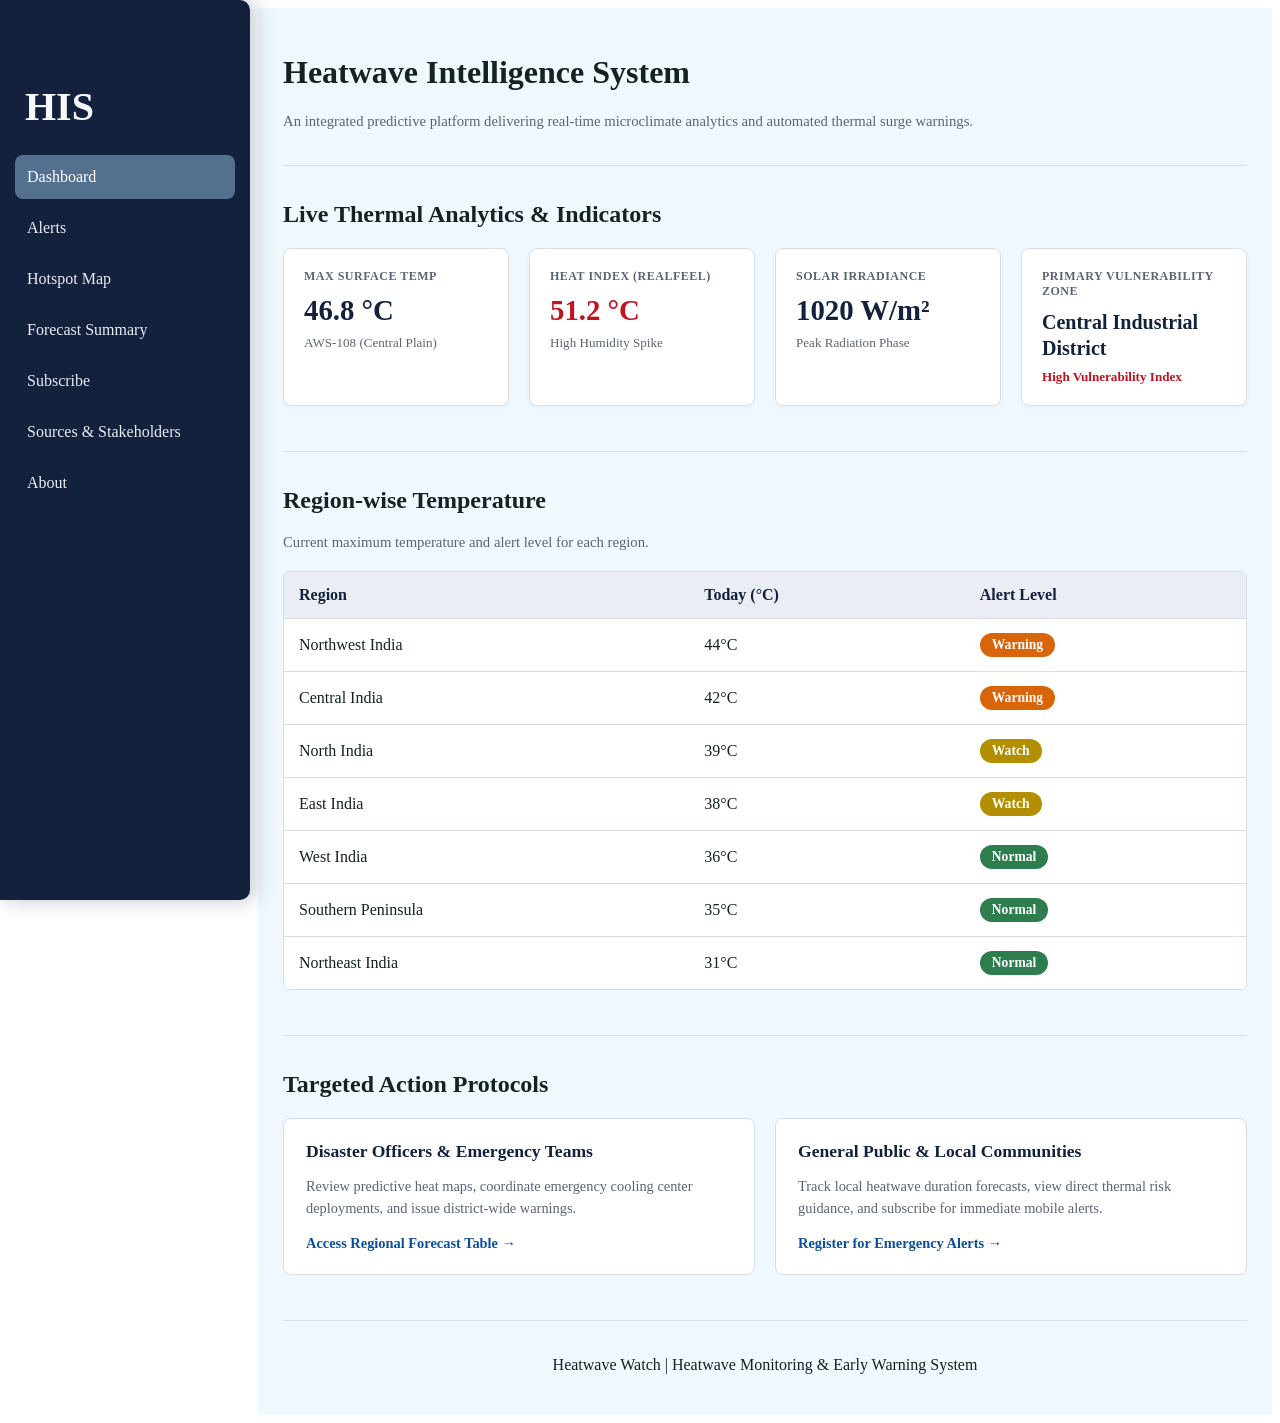
<file: index.html>
<!DOCTYPE html>
<html>

<head>

    <title>HIS: Dashboard</title>
    <link rel="stylesheet" href="dashboard.css">
    <link rel="stylesheet" href="style.css">

</head>

<body>

<div class="sidebar">

    <h2>HIS</h2>
    <a href="index.html" class="active">Dashboard</a>
    <a href="alerts.html">Alerts</a>
    <a href="hotspot.html">Hotspot Map</a>
    <a href="forecast.html">Forecast Summary</a>
    <a href="subscribe.html">Subscribe</a>
    <a href="sources.html">Sources & Stakeholders</a>
    <a href="about.html">About</a>

</div>


<div class="main">

    <h1>Heatwave Intelligence System</h1>
    <p class="muted">
        An integrated predictive platform delivering real-time microclimate analytics and automated thermal surge warnings.
    </p>
    <hr>
    <!-- LIVE THERMAL ANALYTICS & INDICATORS -->
    <div class="section">
        <h2>Live Thermal Analytics & Indicators</h2>
        <div class="metrics-grid">
            <div class="metric-card">
                <div class="label">Max Surface Temp</div>
                <div class="value">46.8 °C</div>
                <div class="subtext">AWS-108 (Central Plain)</div>
            </div>

            <div class="metric-card">
                <div class="label">Heat Index (RealFeel)</div>
                <div class="value alert">51.2 °C</div>
                <div class="subtext">High Humidity Spike</div>
            </div>

            <div class="metric-card">
                <div class="label">Solar Irradiance</div>
                <div class="value">1020 W/m²</div>
                <div class="subtext">Peak Radiation Phase</div>
            </div>

            <div class="metric-card">
                <div class="label">Primary Vulnerability Zone</div>
                <div class="value" style="font-size: 1.25rem; line-height: 1.3;">Central Industrial District</div>
                <div class="subtext alert">High Vulnerability Index</div>
            </div>
        </div>
    </div>

    <hr> 

    <div class="section">
        <h2>Region-wise Temperature</h2>
        <p class="muted">
            Current maximum temperature and alert level for each region.
        </p>

        <div class="tablewrap">
            <table id="tbl">
                <thead>
                    <tr>
                        <th class="sort" data-k="name">
                            Region
                        </th>

                        <th class="sort" data-k="t">
                            Today (°C)
                        </th>

                        <th>
                            Alert Level
                        </th>
                    </tr>
                </thead>
                <tbody></tbody>
            </table>
        </div>
    </div>


    <hr>

     <!-- TARGETED ACTION PROTOCOLS -->
    <div class="section">
        <h2>Targeted Action Protocols</h2>
        <div class="protocols-grid">
            <div class="protocol-card">
                <h3>Disaster Officers & Emergency Teams</h3>
                <p>Review predictive heat maps, coordinate emergency cooling center deployments, and issue district-wide warnings.</p>
                <a href="forecast.html">Access Regional Forecast Table &rarr;</a>
            </div>

            <div class="protocol-card">
                <h3>General Public & Local Communities</h3>
                <p>Track local heatwave duration forecasts, view direct thermal risk guidance, and subscribe for immediate mobile alerts.</p>
                <a href="subscribe.html">Register for Emergency Alerts &rarr;</a>
            </div>
        </div>
    </div>

    <hr>    

    <p class="footer-text">
        Heatwave Watch | Heatwave Monitoring & Early Warning System
    </p>

</div>

<script src="data.js"></script>
<script src="dashboard.js"></script>

</body>

</html>
</file>
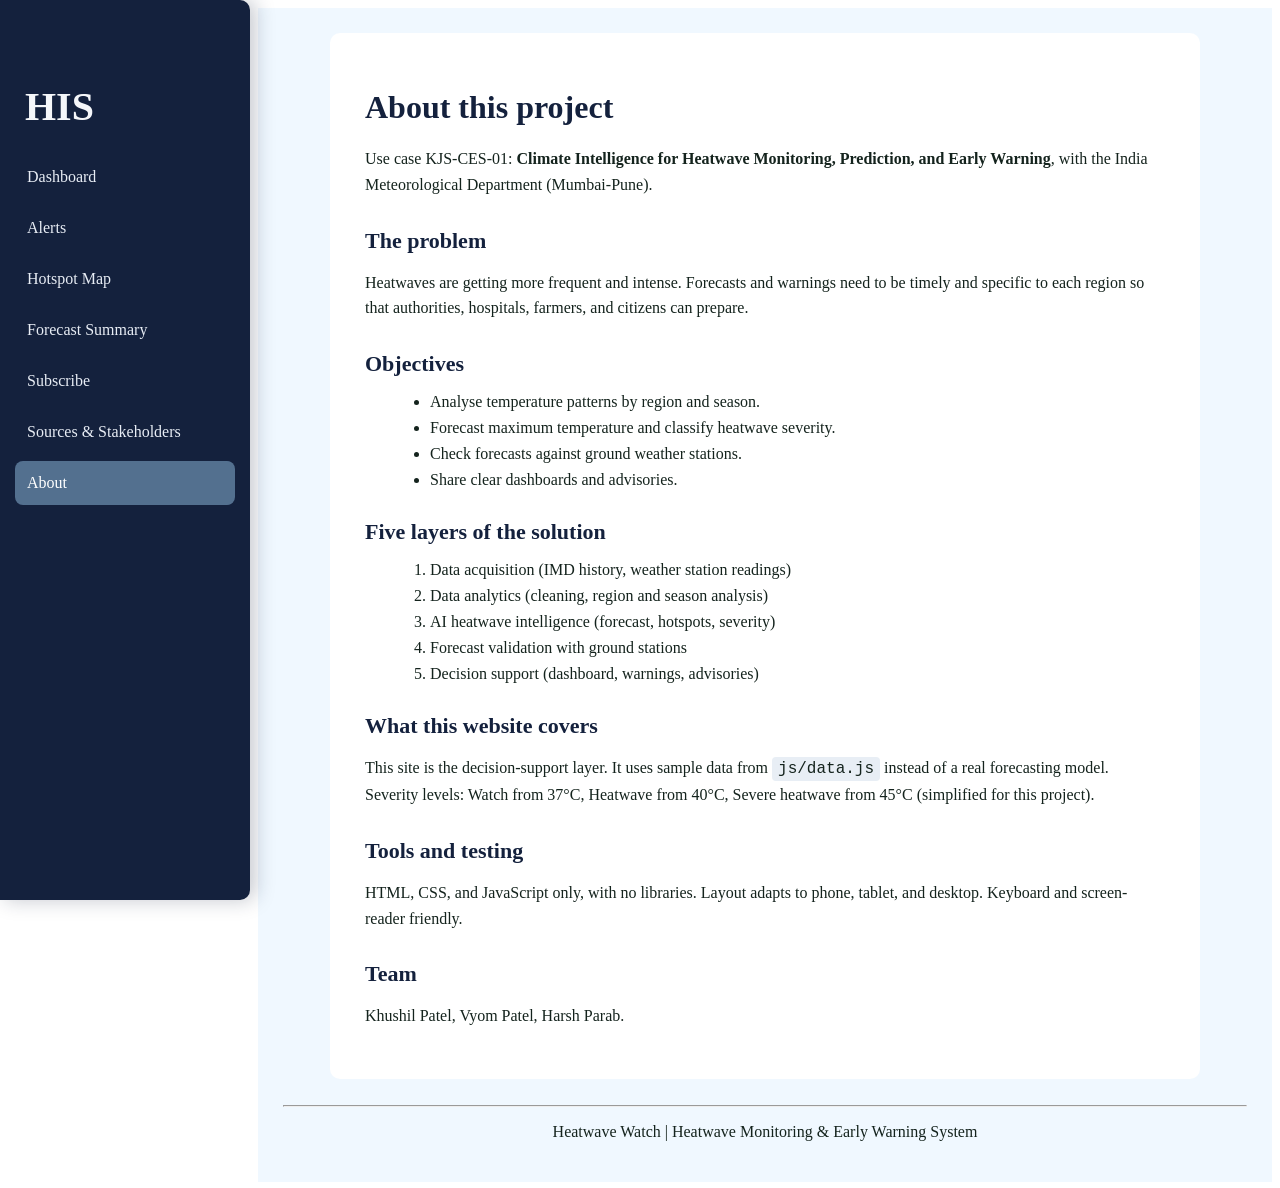
<file: about.html>
<!DOCTYPE html>
    <html lang="en">
    <head>
        <meta charset="UTF-8">
        <meta name="viewport" content="width=device-width, initial-scale=1">
        <title>HIS: About</title>

        <link rel="stylesheet" href="style.css">
    </head>

    <body>

        <div class="sidebar">
            
            <h2>HIS</h2>
            <a href="index.html">Dashboard</a>
            <a href="alerts.html">Alerts</a>
            <a href="hotspot.html">Hotspot Map</a>
            <a href="forecast.html">Forecast Summary</a>
            <a href="subscribe.html">Subscribe</a>
            <a href="sources.html">Sources & Stakeholders</a>
            <a href="about.html" class="active">About</a>

        </div>

        <div class="main" style="min-height: 100vh;">

            <div class="about-container">

                <h1>About this project</h1>

                <p>
                    Use case KJS-CES-01:
                    <b>Climate Intelligence for Heatwave Monitoring, Prediction, and Early Warning</b>,
                    with the India Meteorological Department (Mumbai-Pune).
                </p>

                <h2>The problem</h2>

                <p>
                    Heatwaves are getting more frequent and intense. Forecasts and
                    warnings need to be timely and specific to each region so that
                    authorities, hospitals, farmers, and citizens can prepare.
                </p>

                <h2>Objectives</h2>

                <ul>
                    <li>Analyse temperature patterns by region and season.</li>
                    <li>Forecast maximum temperature and classify heatwave severity.</li>
                    <li>Check forecasts against ground weather stations.</li>
                    <li>Share clear dashboards and advisories.</li>
                </ul>

                <h2>Five layers of the solution</h2>

                <ol>
                    <li>Data acquisition (IMD history, weather station readings)</li>
                    <li>Data analytics (cleaning, region and season analysis)</li>
                    <li>AI heatwave intelligence (forecast, hotspots, severity)</li>
                    <li>Forecast validation with ground stations</li>
                    <li>Decision support (dashboard, warnings, advisories)</li>
                </ol>

                <h2>What this website covers</h2>

                <p>
                    This site is the decision-support layer. It uses sample data from
                    <code>js/data.js</code> instead of a real forecasting model.
                    Severity levels: Watch from 37°C, Heatwave from 40°C,
                    Severe heatwave from 45°C (simplified for this project).
                </p>

                <h2>Tools and testing</h2>

                <p>
                    HTML, CSS, and JavaScript only, with no libraries.
                    Layout adapts to phone, tablet, and desktop.
                    Keyboard and screen-reader friendly.
                </p>

                <h2>Team</h2>

                <p class="muted">
                    Khushil Patel, Vyom Patel, Harsh Parab.
                </p>

            </div>
            <br>

            <hr>
            <p class="footer-text" align="center">
                Heatwave Watch | Heatwave Monitoring & Early Warning System
            </p>
        </div>

    </body>
    </html>
</file>
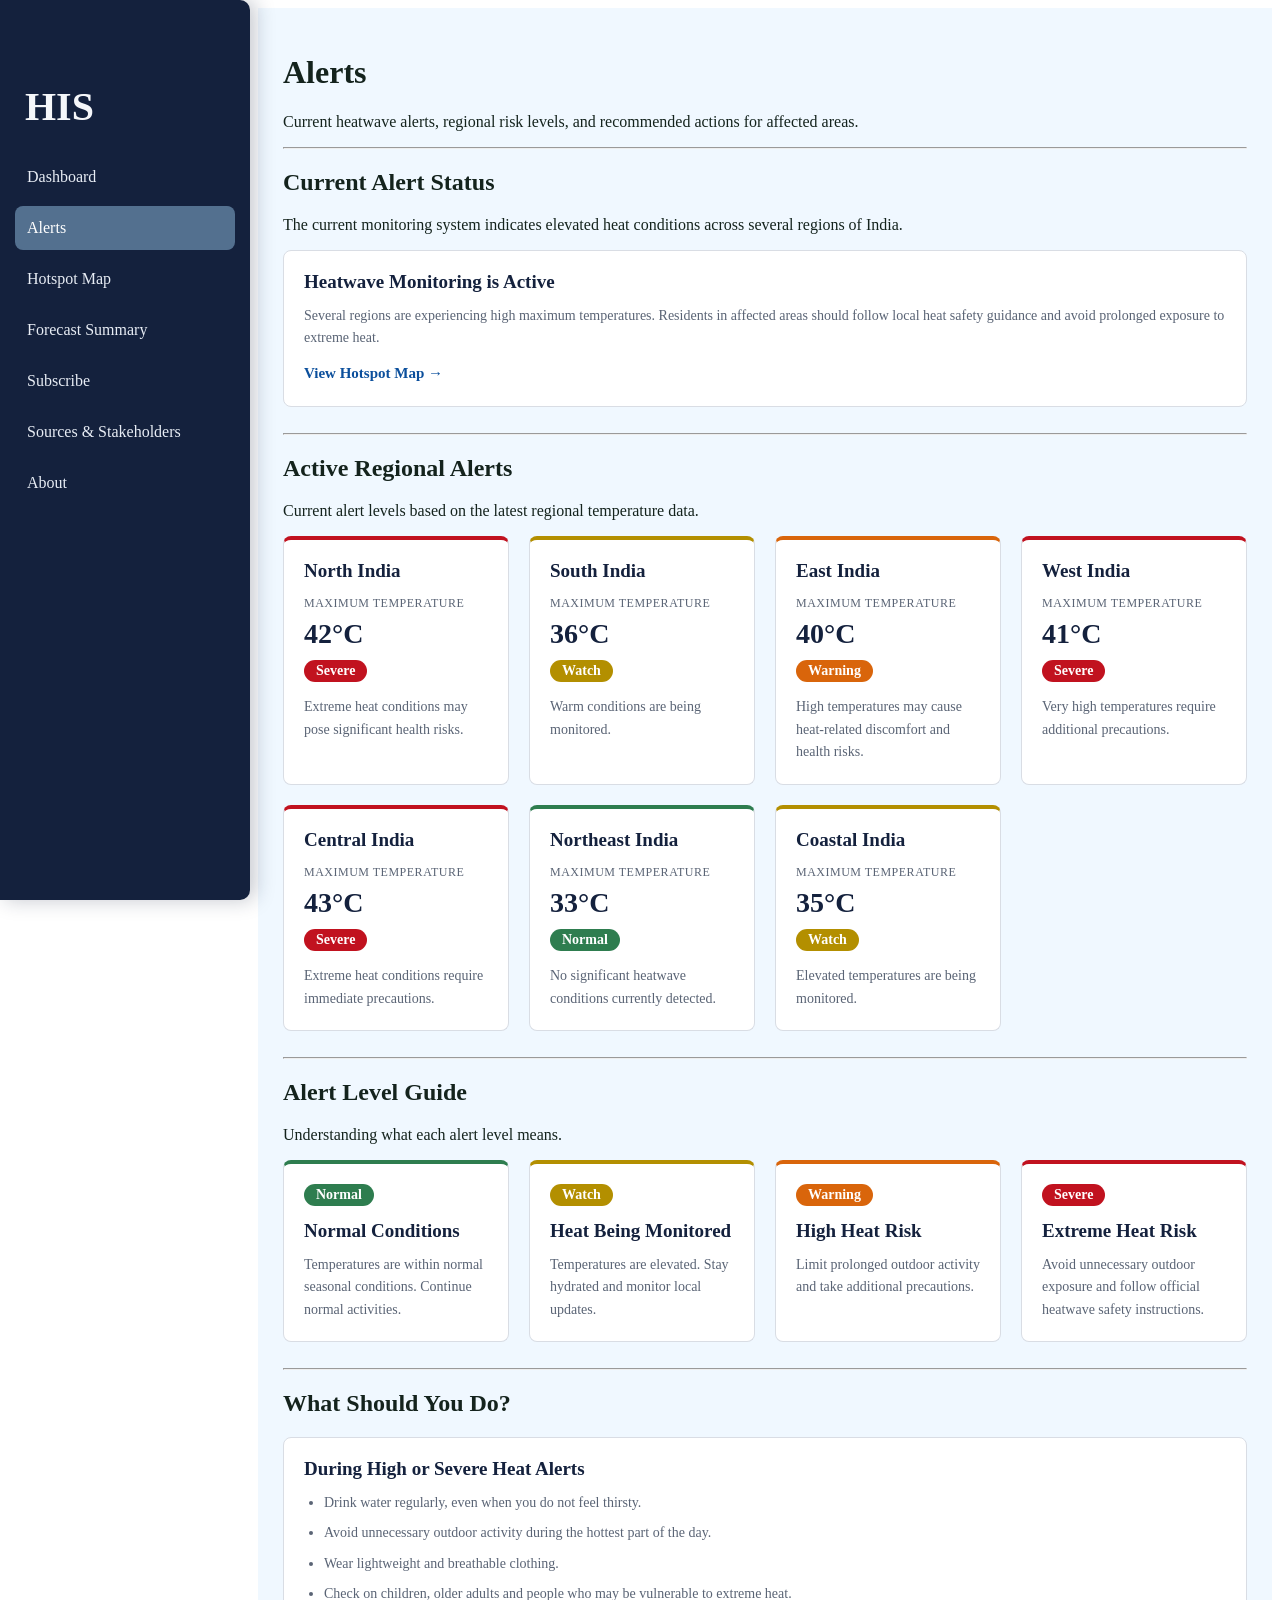
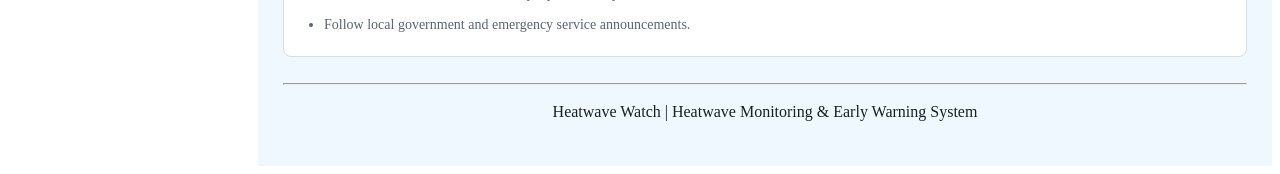
<file: alerts.html>
<!DOCTYPE html>
<html lang="en">
<head>
    <meta charset="UTF-8">
    <meta name="viewport" content="width=device-width, initial-scale=1">
    <title>HIS: Alerts</title>
    <link rel="stylesheet" href="style.css">
</head>

<body>

    <div class="sidebar">

        <h2>HIS</h2>
        <a href="index.html">Dashboard</a>
        <a href="alerts.html" class="active">Alerts</a>
        <a href="hotspot.html">Hotspot Map</a>
        <a href="forecast.html">Forecast Summary</a>
        <a href="subscribe.html">Subscribe</a>
        <a href="sources.html">Sources &amp; Stakeholders</a>
        <a href="about.html">About</a>

    </div>

    <div class="main">

        <!-- PAGE HEADING -->

        <h1>Alerts</h1>
        <p class="muted">
            Current heatwave alerts, regional risk levels, and recommended
            actions for affected areas.
        </p>

        <hr>

        <!-- ALERT OVERVIEW -->

        <section class="section">

            <h2>Current Alert Status</h2>
            <p class="muted">
                The current monitoring system indicates elevated heat
                conditions across several regions of India.
            </p>

            <div class="alerts-card">
                <h3>Heatwave Monitoring is Active</h3>
                <p>
                    Several regions are experiencing high maximum
                    temperatures. Residents in affected areas should
                    follow local heat safety guidance and avoid prolonged
                    exposure to extreme heat.
                </p>
                <p>
                    <a href="hotspot.html">View Hotspot Map →</a>
                </p>
            </div>

        </section>
        <br>
        <hr>

        <!-- ACTIVE ALERTS -->

        <section class="section">

            <h2>Active Regional Alerts</h2>
            <p class="muted">
                Current alert levels based on the latest regional
                temperature data.
            </p>

            <div class="alerts-grid">

                <!-- NORTH INDIA -->
                <div class="alerts-card alerts-l3">
                    <h3>North India</h3>
                    <p class="alerts-label">Maximum temperature</p>
                    <p class="alerts-temp">42°C</p>
                    <span class="badge l3">Severe</span>
                    <p>
                        Extreme heat conditions may pose significant
                        health risks.
                    </p>
                </div>

                <!-- SOUTH INDIA -->
                <div class="alerts-card alerts-l1">
                    <h3>South India</h3>
                    <p class="alerts-label">Maximum temperature</p>
                    <p class="alerts-temp">36°C</p>
                    <span class="badge l1">Watch</span>
                    <p>
                        Warm conditions are being monitored.
                    </p>
                </div>

                <!-- EAST INDIA -->
                <div class="alerts-card alerts-l2">
                    <h3>East India</h3>
                    <p class="alerts-label">Maximum temperature</p>
                    <p class="alerts-temp">40°C</p>
                    <span class="badge l2">Warning</span>
                    <p>
                        High temperatures may cause heat-related
                        discomfort and health risks.
                    </p>
                </div>

                <!-- WEST INDIA -->
                <div class="alerts-card alerts-l3">
                    <h3>West India</h3>
                    <p class="alerts-label">Maximum temperature</p>
                    <p class="alerts-temp">41°C</p>
                    <span class="badge l3">Severe</span>
                    <p>
                        Very high temperatures require additional
                        precautions.
                    </p>
                </div>

                <!-- CENTRAL INDIA -->
                <div class="alerts-card alerts-l3">
                    <h3>Central India</h3>
                    <p class="alerts-label">Maximum temperature</p>
                    <p class="alerts-temp">43°C</p>
                    <span class="badge l3">Severe</span>
                    <p>
                        Extreme heat conditions require immediate
                        precautions.
                    </p>
                </div>

                <!-- NORTHEAST INDIA -->
                <div class="alerts-card alerts-l0">
                    <h3>Northeast India</h3>
                    <p class="alerts-label">Maximum temperature</p>
                    <p class="alerts-temp">33°C</p>
                    <span class="badge l0">Normal</span>
                    <p>
                        No significant heatwave conditions currently
                        detected.
                    </p>
                </div>

                <!-- COASTAL INDIA -->
                <div class="alerts-card alerts-l1">
                    <h3>Coastal India</h3>
                    <p class="alerts-label">Maximum temperature</p>
                    <p class="alerts-temp">35°C</p>
                    <span class="badge l1">Watch</span>
                    <p>
                        Elevated temperatures are being monitored.
                    </p>
                </div>

            </div>

        </section>
        <br>
        <hr>

        <!-- ALERT LEVEL GUIDE -->

        <section class="section">

            <h2>Alert Level Guide</h2>
            <p class="muted">
                Understanding what each alert level means.
            </p>

            <div class="alerts-grid">

                <div class="alerts-card alerts-l0">
                    <span class="badge l0">Normal</span>
                    <h3>Normal Conditions</h3>
                    <p>
                        Temperatures are within normal seasonal
                        conditions. Continue normal activities.
                    </p>
                </div>

                <div class="alerts-card alerts-l1">
                    <span class="badge l1">Watch</span>
                    <h3>Heat Being Monitored</h3>
                    <p>
                        Temperatures are elevated. Stay hydrated and
                        monitor local updates.
                    </p>
                </div>

                <div class="alerts-card alerts-l2">
                    <span class="badge l2">Warning</span>
                    <h3>High Heat Risk</h3>
                    <p>
                        Limit prolonged outdoor activity and take
                        additional precautions.
                    </p>
                </div>

                <div class="alerts-card alerts-l3">
                    <span class="badge l3">Severe</span>
                    <h3>Extreme Heat Risk</h3>
                    <p>
                        Avoid unnecessary outdoor exposure and follow
                        official heatwave safety instructions.
                    </p>
                </div>

            </div>

        </section>
        <br>
        <hr>

        <!-- SAFETY ACTIONS -->

        <section class="section">

            <h2>What Should You Do?</h2>

            <div class="alerts-card">
                <h3>During High or Severe Heat Alerts</h3>
                <ul class="alerts-list">
                    <li>
                        Drink water regularly, even when you do not feel
                        thirsty.
                    </li>
                    <li>
                        Avoid unnecessary outdoor activity during the
                        hottest part of the day.
                    </li>
                    <li>
                        Wear lightweight and breathable clothing.
                    </li>
                    <li>
                        Check on children, older adults and people who
                        may be vulnerable to extreme heat.
                    </li>
                    <li>
                        Follow local government and emergency service
                        announcements.
                    </li>
                </ul>
            </div>

        </section>

        <br>
        <hr>

        <p class="alerts-footer">
            Heatwave Watch | Heatwave Monitoring &amp; Early Warning System
        </p>

    </div>

</body>
</html>
</file>
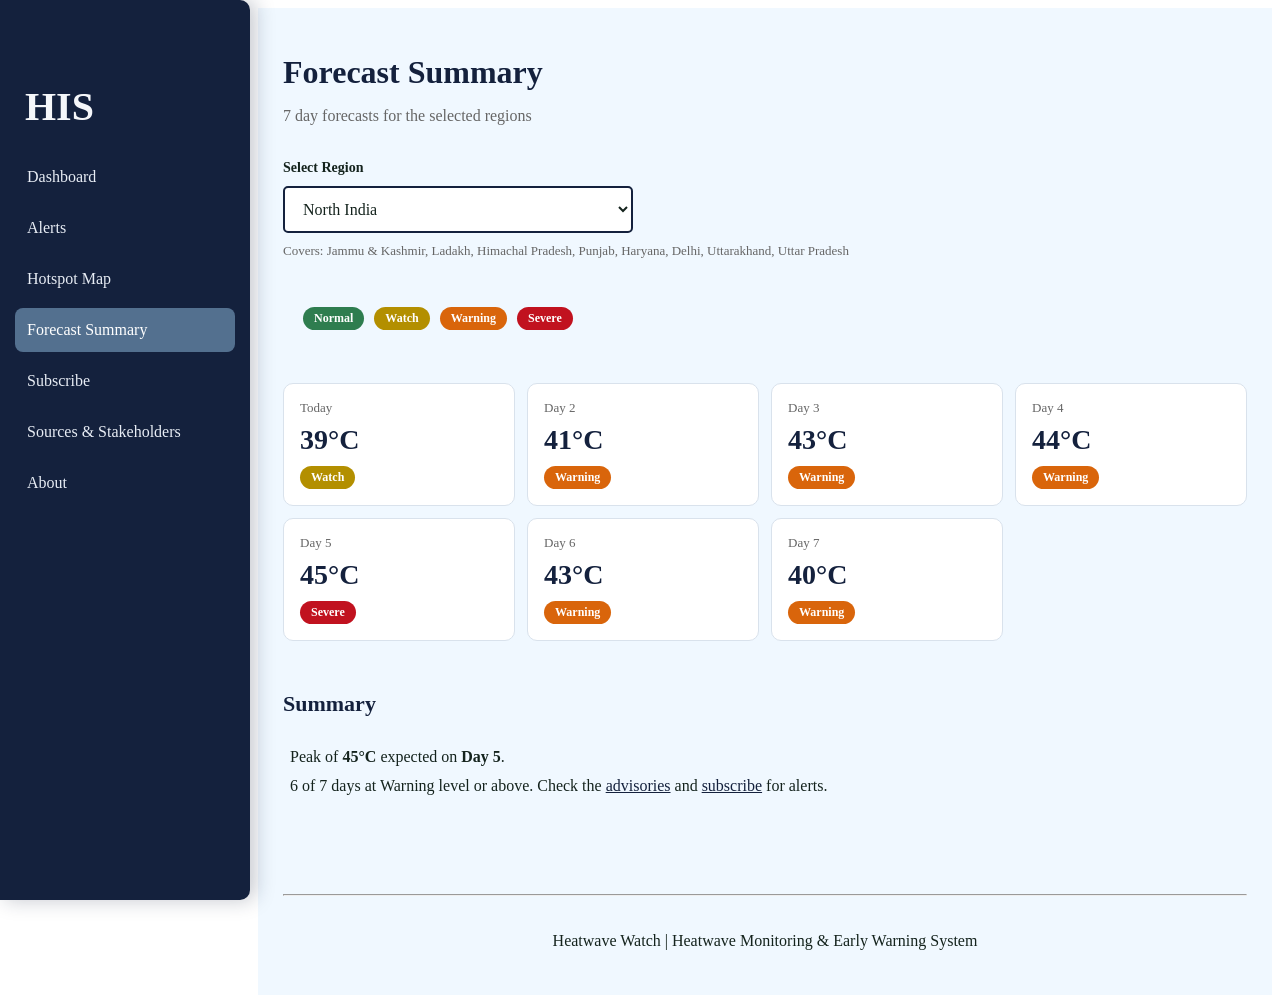
<file: forecast.html>
<!DOCTYPE html>
<html lang="en">

<head>
    <meta charset="UTF-8">
    <meta name="viewport" content="width=device-width, initial-scale=1">
    <title>HIS: Forecast Summary</title>

    <link rel="stylesheet" href="style.css">

    <style>
        .forecast-container {
            max-width: 12000px;
            margin: 0 auto;
            padding-bottom: 50px;
        }

        .forecast-intro {
            margin-bottom: 35px;
            font-size: 1rem;
        }

        .forecast-label {
            display: block;
            margin-bottom: 10px;
            font-weight: 600;
            color: var(--ink);
        }

        .forecast-select {
            display: block;
            width: 100%;
            max-width: 350px;
            padding: 12px 14px;
            margin-bottom: 6px;
            border: 2px solid #14213d;
            border-radius: 5px;
            background-color: white;
            color: var(--ink);
            font-size: 1rem;
        }


        .forecast-legend {
            display: flex;
            flex-wrap: wrap;
            gap: 10px;
            margin: 30px 0 35px;
            padding: 18px 20px;
            background-color: var(--card);
            border: 1px solid var(--line);
            border-radius: 6px;
        }

        .forecast-grid {
            margin-bottom: 50px;
        }

        .forecast-container h2 {
            margin-top: 2px;
            margin-bottom: 20px;
        }

        .forecast-summary {
            min-height: 45px;
            padding: 7px;
            background-color: var(--card);
            border: 1px solid var(--line);
            border-radius: 6px;
            margin-bottom: 30px;
        }

        .forecast-summary p {
            margin-bottom: 3px;
        }
    </style>
</head>


<body>

    <div class="sidebar">

        <h2>HIS</h2>

        <a href="index.html">Dashboard</a>
        <a href="alerts.html">Alerts</a>
        <a href="hotspot.html">Hotspot Map</a>
        <a href="forecast.html" class="active">Forecast Summary</a>
        <a href="subscribe.html">Subscribe</a>
        <a href="sources.html">Sources &amp; Stakeholders</a>
        <a href="about.html">About</a>

    </div>


    <div class="main">

        <div class="forecast-container">

            <h1>Forecast Summary</h1>

            <p class="forecast-intro">
                7 day forecasts for the selected regions
            </p>


            <!-- Region picker -->
            <label
                class="forecast-label"
                for="region-select">
                Select Region
            </label>

            <select
                id="region-select"
                class="forecast-select">
            </select>

            <p
                id="region-covers"
                class="forecast-covers">
            </p>


            <!-- Legend -->
            <div class="forecast-legend">

                <span class="forecast-pill level-normal">
                    Normal
                </span>

                <span class="forecast-pill level-watch">
                    Watch
                </span>

                <span class="forecast-pill level-warning">
                    Warning
                </span>

                <span class="forecast-pill level-severe">
                    Severe
                </span>

            </div>


            <!-- Day cards -->
            <div
                id="forecast-grid"
                class="forecast-grid"
                aria-live="polite">
            </div>


            <!-- Summary -->
            <h2>Summary</h2>

            <div
                id="forecast-summary"
                class="forecast-summary"
                aria-live="polite">
            </div>

        </div>

        <hr>
        <br>
        <p class="alerts-footer">
            Heatwave Watch | Heatwave Monitoring &amp; Early Warning System
        </p>
    </div>


    <script src="forecast.js"></script>

</body>

</html>
</file>
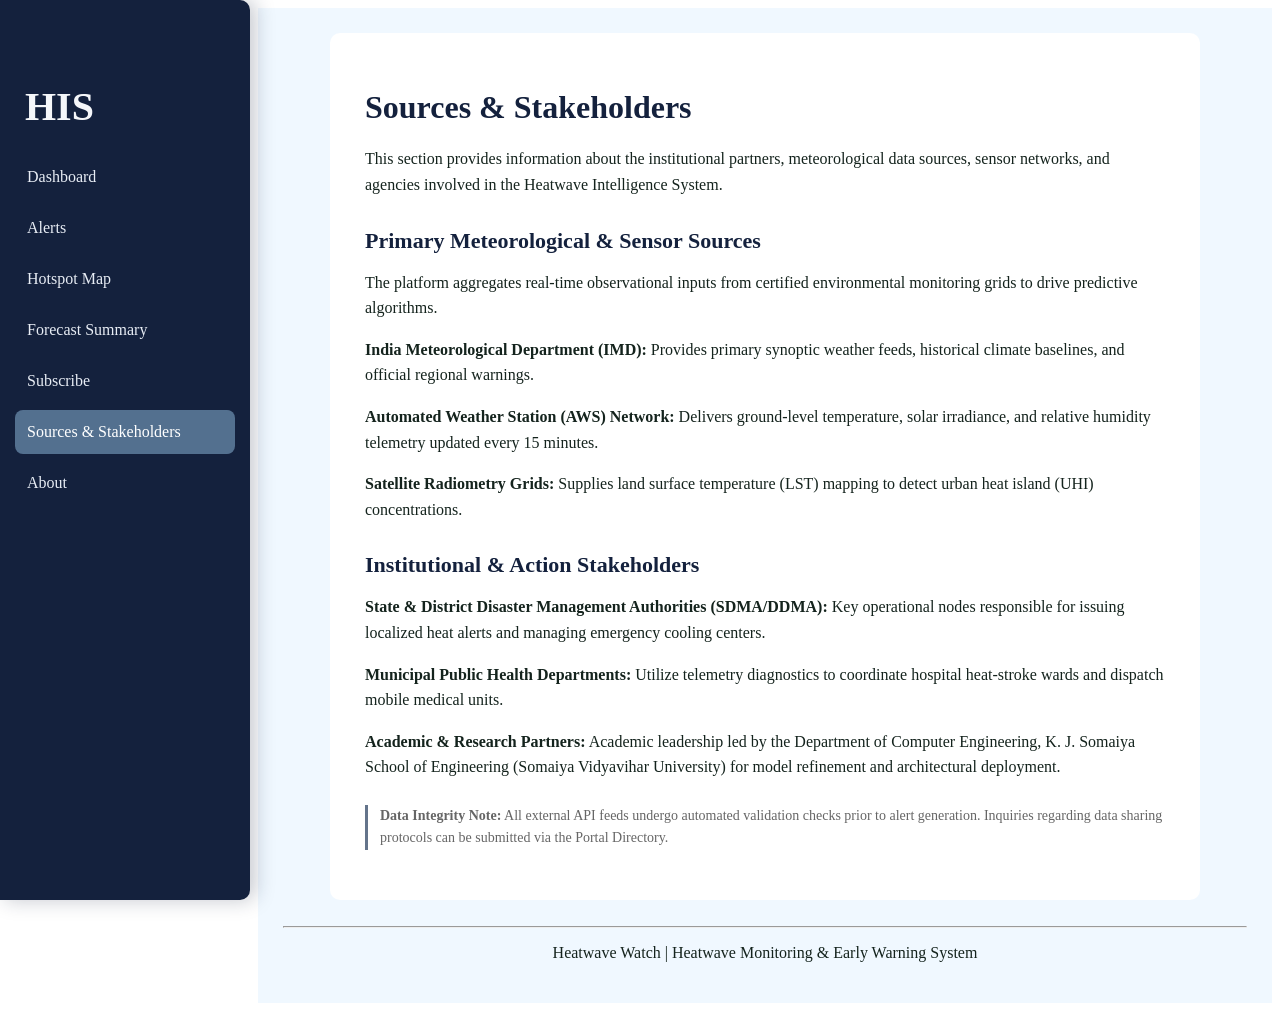
<file: sources.html>
<!DOCTYPE html>
<html lang="en">
<head>
    <meta charset="UTF-8">
    <meta name="viewport" content="width=device-width, initial-scale=1">
    <title>HIS: Sources & Stakeholders</title>
    <link rel="stylesheet" href="style.css">
</head>

<body>

    <div class="sidebar">

        <h2>HIS</h2>
        <a href="index.html">Dashboard</a>
        <a href="alerts.html">Alerts</a>
        <a href="hotspot.html">Hotspot Map</a>
        <a href="forecast.html">Forecast Summary</a>
        <a href="subscribe.html">Subscribe</a>
        <a href="sources.html" class="active">Sources & Stakeholders</a>
        <a href="about.html">About</a>

    </div>

    <div class="main">

        <div class="about-container">

            <h1>Sources & Stakeholders</h1>

            <p>
                This section provides information about the institutional
                partners, meteorological data sources, sensor networks, and
                agencies involved in the Heatwave Intelligence System.
            </p>

            <h2>Primary Meteorological & Sensor Sources</h2>

            <p>
                The platform aggregates real-time observational inputs from
                certified environmental monitoring grids to drive predictive
                algorithms.
            </p>

            <p>
                <b>India Meteorological Department (IMD):</b>
                Provides primary synoptic weather feeds, historical climate
                baselines, and official regional warnings.
            </p>

            <p>
                <b>Automated Weather Station (AWS) Network:</b>
                Delivers ground-level temperature, solar irradiance, and
                relative humidity telemetry updated every 15 minutes.
            </p>

            <p>
                <b>Satellite Radiometry Grids:</b>
                Supplies land surface temperature (LST) mapping to detect
                urban heat island (UHI) concentrations.
            </p>

            <h2>Institutional & Action Stakeholders</h2>

            <p>
                <b>State & District Disaster Management Authorities
                (SDMA/DDMA):</b>
                Key operational nodes responsible for issuing localized heat
                alerts and managing emergency cooling centers.
            </p>

            <p>
                <b>Municipal Public Health Departments:</b>
                Utilize telemetry diagnostics to coordinate hospital
                heat-stroke wards and dispatch mobile medical units.
            </p>

            <p>
                <b>Academic & Research Partners:</b>
                Academic leadership led by the Department of Computer
                Engineering, K. J. Somaiya School of Engineering
                (Somaiya Vidyavihar University) for model refinement and
                architectural deployment.
            </p>

            <div class="data-note">

                <p>
                    <b>Data Integrity Note:</b>
                    All external API feeds undergo automated validation checks
                    prior to alert generation. Inquiries regarding data sharing
                    protocols can be submitted via the Portal Directory.
                </p>

            </div>

        </div>
        <br>

        <hr>
        <p class="footer-text" align="center">
            Heatwave Watch | Heatwave Monitoring & Early Warning System
        </p>
    </div>

</body>
</html>
</file>
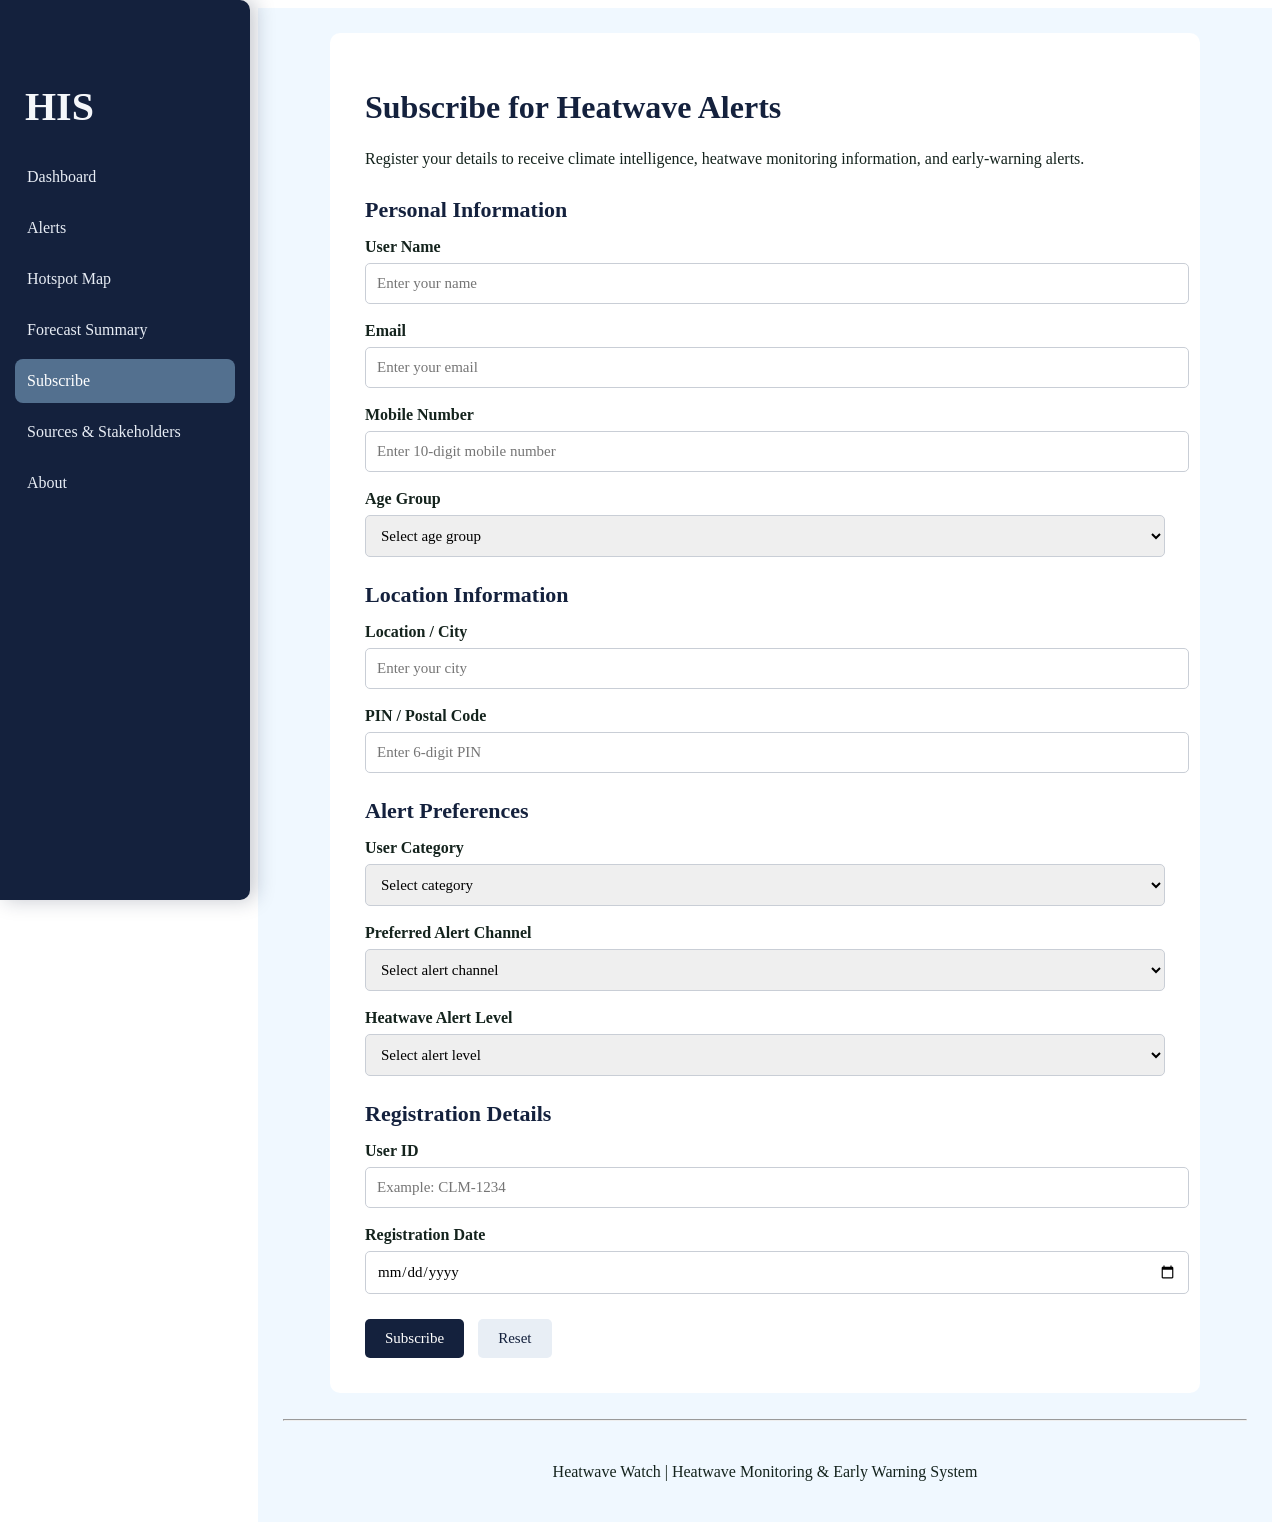
<file: subscribe.html>
<!DOCTYPE html>
<html lang="en">
<head>
    <meta charset="UTF-8">
    <meta name="viewport" content="width=device-width, initial-scale=1">
    <link rel="stylesheet" href="style.css">
    <title>Heatwave Watch: Subscribe</title>

    <style>

        /* Subscribe container */

        .vyom-subscribe-container {
            max-width: 800px;
            margin: auto;
            background-color: white;
            padding: 35px;
            border-radius: 10px;
        }

        .vyom-subscribe-container h1 {
            color: #14213d;
            font-size: 32px;
            margin-bottom: 20px;
        }

        .vyom-subscribe-container p {
            margin-bottom: 20px;
            line-height: 1.6;
        }

        /* Form sections */

        .vyom-form-section {
            margin-top: 25px;
            margin-bottom: 25px;
        }

        .vyom-form-section h2 {
            color: #14213d;
            font-size: 22px;
            margin-bottom: 15px;
        }

        /* Form labels */

        .vyom-form-group {
            margin-bottom: 18px;
        }

        .vyom-form-group label {
            display: block;
            margin-bottom: 7px;
            font-weight: bold;
        }

        /* Input fields */

        .vyom-form-group input,
        .vyom-form-group select {
            width: 100%;
            padding: 11px;
            border: 1px solid #c9ced6;
            border-radius: 5px;
            font-family: Georgia, serif;
            font-size: 15px;
        }

        .vyom-form-group input:focus,
        .vyom-form-group select:focus {
            outline: 2px solid #14213d;
        }

        /* Buttons */

        .vyom-button-group {
            margin-top: 25px;
        }

        .vyom-button-group button {
            padding: 11px 20px;
            border: none;
            border-radius: 5px;
            font-family: Georgia, serif;
            font-size: 15px;
            cursor: pointer;
            margin-right: 10px;
        }

        .vyom-submit-button {
            background-color: #14213d;
            color: white;
        }

        .vyom-reset-button {
            background-color: #e8eef5;
            color: #14213d;
        }

        .vyom-submit-button:hover {
            background-color: #030b3d;
        }

        .vyom-reset-button:hover {
            background-color: #d6deea;
        }

        /* Mobile */

        @media (max-width: 760px) {

            .vyom-sidebar {
                position: relative;
                width: 100%;
                height: auto;
            }

            .vyom-sidebar a {
                display: inline-block;
            }

            .vyom-main {
                margin-left: 0;
                padding: 20px;
            }

            .vyom-subscribe-container {
                padding: 25px;
            }

        }

    </style>
</head>

<body>

    <div class="sidebar">
        <h2>HIS</h2>
        <a href="index.html">Dashboard</a>
        <a href="alerts.html">Alerts</a>
        <a href="hotspot.html">Hotspot Map</a>
        <a href="forecast.html">Forecast Summary</a>
        <a href="subscribe.html" class="active">Subscribe</a>
        <a href="sources.html">Sources &amp; Stakeholders</a>
        <a href="about.html">About</a>

</div>

    <div class="main">

        <div class="vyom-subscribe-container">

            <h1>Subscribe for Heatwave Alerts</h1>

            <p>
                Register your details to receive climate intelligence,
                heatwave monitoring information, and early-warning alerts.
            </p>

            <form id="vyom-subscribe-form">

                <div class="vyom-form-section">

                    <h2>Personal Information</h2>

                    <div class="vyom-form-group">
                        <label for="userName">User Name</label>
                        <input type="text" id="userName" placeholder="Enter your name">
                    </div>

                    <div class="vyom-form-group">
                        <label for="email">Email</label>
                        <input type="text" id="email" placeholder="Enter your email">
                    </div>

                    <div class="vyom-form-group">
                        <label for="mobile">Mobile Number</label>
                        <input type="text" id="mobile" placeholder="Enter 10-digit mobile number">
                    </div>

                    <div class="vyom-form-group">
                        <label for="ageGroup">Age Group</label>

                        <select id="ageGroup">
                            <option value="">Select age group</option>
                            <option value="Below 18">Below 18</option>
                            <option value="18-30">18-30</option>
                            <option value="31-50">31-50</option>
                            <option value="51-65">51-65</option>
                            <option value="Above 65">Above 65</option>
                        </select>

                    </div>

                </div>


                <div class="vyom-form-section">

                    <h2>Location Information</h2>

                    <div class="vyom-form-group">

                        <label for="location">Location / City</label>

                        <input
                            type="text"
                            id="location"
                            placeholder="Enter your city"
                        >

                    </div>

                    <div class="vyom-form-group">

                        <label for="pin">PIN / Postal Code</label>

                        <input
                            type="text"
                            id="pin"
                            placeholder="Enter 6-digit PIN"
                        >

                    </div>

                </div>


                <div class="vyom-form-section">

                    <h2>Alert Preferences</h2>

                    <div class="vyom-form-group">

                        <label for="category">User Category</label>

                        <select id="category">

                            <option value="">Select category</option>
                            <option value="Citizen">Citizen</option>
                            <option value="Student">Student</option>
                            <option value="Healthcare Worker">Healthcare Worker</option>
                            <option value="Farmer">Farmer</option>
                            <option value="Disaster Management">Disaster Management</option>

                        </select>

                    </div>


                    <div class="vyom-form-group">

                        <label for="channel">Preferred Alert Channel</label>

                        <select id="channel">

                            <option value="">Select alert channel</option>
                            <option value="SMS">SMS</option>
                            <option value="Email">Email</option>
                            <option value="SMS and Email">SMS and Email</option>

                        </select>

                    </div>


                    <div class="vyom-form-group">

                        <label for="alertLevel">Heatwave Alert Level</label>

                        <select id="alertLevel">

                            <option value="">Select alert level</option>
                            <option value="Watch">Watch - 37°C+</option>
                            <option value="Heatwave">Heatwave - 40°C+</option>
                            <option value="Severe">Severe Heatwave - 45°C+</option>

                        </select>

                    </div>

                </div>


                <div class="vyom-form-section">

                    <h2>Registration Details</h2>

                    <div class="vyom-form-group">

                        <label for="userId">User ID</label>

                        <input
                            type="text"
                            id="userId"
                            placeholder="Example: CLM-1234"
                        >

                    </div>


                    <div class="vyom-form-group">

                        <label for="registrationDate">Registration Date</label>

                        <input
                            type="date"
                            id="registrationDate"
                        >

                    </div>

                </div>


                <div class="vyom-button-group">

                    <button
                        type="submit"
                        class="vyom-submit-button">
                        Subscribe
                    </button>

                    <button
                        type="reset"
                        class="vyom-reset-button">
                        Reset
                    </button>

                </div>

            </form>

        </div>

        <br>
        <hr>
        <br>
        <p class="footer-text" align="center">
                Heatwave Watch | Heatwave Monitoring & Early Warning System
        </p>
    </div>


    <script>

        document.getElementById("vyom-subscribe-form").addEventListener("submit", function(event) {

            event.preventDefault();

            let name = document.getElementById("userName").value.trim();
            let email = document.getElementById("email").value.trim();
            let mobile = document.getElementById("mobile").value.trim();
            let ageGroup = document.getElementById("ageGroup").value;

            let location = document.getElementById("location").value.trim();
            let pin = document.getElementById("pin").value.trim();

            let category = document.getElementById("category").value;
            let channel = document.getElementById("channel").value;
            let alertLevel = document.getElementById("alertLevel").value;

            let userId = document.getElementById("userId").value.trim();
            let registrationDate = document.getElementById("registrationDate").value;


            if (name === "") {
                alert("Please enter your name.");
                return;
            }

            if (!/^[A-Za-z ]+$/.test(name)) {
                alert("Name should contain only letters.");
                return;
            }

            if (email === "") {
                alert("Please enter your email.");
                return;
            }

            if (!/^[^ ]+@[^ ]+\.[a-z]{2,3}$/.test(email)) {
                alert("Please enter a valid email address.");
                return;
            }

            if (!/^[0-9]{10}$/.test(mobile)) {
                alert("Mobile number must contain exactly 10 digits.");
                return;
            }

            if (ageGroup === "") {
                alert("Please select your age group.");
                return;
            }

            if (location === "") {
                alert("Please enter your location.");
                return;
            }

            if (!/^[0-9]{6}$/.test(pin)) {
                alert("PIN code must contain exactly 6 digits.");
                return;
            }

            if (category === "") {
                alert("Please select your user category.");
                return;
            }

            if (channel === "") {
                alert("Please select your preferred alert channel.");
                return;
            }

            if (alertLevel === "") {
                alert("Please select a heatwave alert level.");
                return;
            }

            if (!/^CLM-[0-9]{4}$/.test(userId)) {
                alert("User ID must be in the format CLM-1234.");
                return;
            }

            if (registrationDate === "") {
                alert("Please select the registration date.");
                return;
            }

            let today = new Date().toISOString().split("T")[0];

            if (registrationDate > today) {
                alert("Registration date cannot be a future date.");
                return;
            }

            alert(
                "Registration Successful!\n\n" +
                "You are registered for Climate Intelligence " +
                "Heatwave Monitoring and Early-Warning Alerts."
            );

            document.getElementById("vyom-subscribe-form").reset();

        });

    </script>

    

</body>
</html>
</file>
<file: dashboard.css>
:root {
    --ink: #14213d;
    --paper: #f5f6f8;
    --card: #ffffff;
    --line: #d9dde4;
    --muted: #5a6475;
    --accent: #c1121f;

    --l0: #2e7d4f;
    --l1: #b38f00;
    --l2: #d9650b;
    --l3: #c1121f;
}

h3 {
    font-family: Georgia, serif;
    color: var(--ink);
    line-height: 1.2;
}

hr {
    border: 0;
    border-top: 1px solid var(--line);
    margin: 35px 0;
}

.section {
    margin-bottom: 45px;
}

.muted {
    color: var(--muted);
    font-size: 0.92rem;
    margin-bottom: 20px;
}

.legend {
    display: flex;
    gap: 10px;
    flex-wrap: wrap;
    margin-top: 15px;
}

.badge {
    display: inline-block;
    color: white;
    padding: 4px 12px;
    border-radius: 99px;
    font-size: 0.85rem;
    font-weight: 600;
}

.l0 {
    background-color: var(--l0);
}

.l1 {
    background-color: var(--l1);
}

.l2 {
    background-color: var(--l2);
}

.l3 {
    background-color: var(--l3);
}

.tablewrap {
    overflow-x: auto;
    background-color: var(--card);
    border: 1px solid var(--line);
    border-radius: 6px;
    margin-top: 20px;
}

table {
    width: 100%;
    border-collapse: collapse;
    background-color: var(--card);
}

th,
td {
    padding: 14px 15px;
    border-bottom: 1px solid var(--line);
    text-align: left;
}

th {
    background-color: #eaedf3;
    color: var(--ink);
    font-weight: 700;
}

th.sort {
    cursor: pointer;
}

th.sort:hover {
    background-color: #dfe4ed;
}

tr:last-child td {
    border-bottom: none;
}

tbody tr:hover {
    background-color: #f5f7fa;
}

.bars {
    width: 100%;
    background-color: var(--card);
    border: 1px solid var(--line);
    border-radius: 6px;
    padding: 20px;
    margin-top: 20px;
}

.bars div.bar {
    display: flex;
    align-items: center;
    gap: 10px;
    margin: 14px 0;
}

.bars span.fill {
    height: 22px;
    border-radius: 3px;
    display: block;
}

.footer-text {
    text-align: center;
    margin-top: 20px;
}

:focus-visible {
    outline: 3px solid #0b4f9c;
    outline-offset: 2px;
}
/*-------------------------------------------*/
/* Metrics Cards Grid */
.metrics-grid {
    display: grid;
    grid-template-columns: repeat(auto-fit, minmax(200px, 1fr));
    gap: 20px;
    margin-top: 15px;
}

.metric-card {
    background-color: var(--card);
    border: 1px solid var(--line);
    border-radius: 8px;
    padding: 20px;
    box-shadow: 0 2px 5px rgba(0, 0, 0, 0.03);
}

.metric-card .label {
    font-size: 0.75rem;
    font-weight: 700;
    text-transform: uppercase;
    color: var(--muted);
    letter-spacing: 0.5px;
    margin-bottom: 10px;
}

.metric-card .value {
    font-size: 1.8rem;
    font-weight: 700;
    color: var(--ink);
    margin-bottom: 8px;
}

.metric-card .value.alert {
    color: var(--accent);
}

.metric-card .subtext {
    font-size: 0.82rem;
    color: var(--muted);
}

.metric-card .subtext.alert {
    color: var(--accent);
    font-weight: 600;
}

/* Action Protocols Grid */
.protocols-grid {
    display: grid;
    grid-template-columns: repeat(auto-fit, minmax(320px, 1fr));
    gap: 20px;
    margin-top: 15px;
}

.protocol-card {
    background-color: var(--card);
    border: 1px solid var(--line);
    border-radius: 8px;
    padding: 22px;
}

.protocol-card h3 {
    font-size: 1.1rem;
    margin-top: 0;
    margin-bottom: 10px;
}

.protocol-card p {
    font-size: 0.9rem;
    color: var(--muted);
    line-height: 1.5;
    margin-bottom: 15px;
}

.protocol-card a {
    color: #0b4f9c;
    text-decoration: none;
    font-weight: 600;
    font-size: 0.9rem;
}

.protocol-card a:hover {
    text-decoration: underline;
}
</file>
<file: style.css>
/* Sidebar */
.sidebar {
    position: fixed;
    left: 0;
    top: 0;
    width: 250px;
    height: 100vh;
    box-sizing: border-box;
    font-family: Georgia, serif;
    background-color: #14213d;
    padding: 50px 15px;
    box-shadow: 5px 0 20px rgba(20, 33, 61, 0.25);
    border-radius: 0 10px 10px 0;
    overflow: hidden;
}

/* Menu heading */
.sidebar h2 {
    color: #f5f7fa;
    margin-bottom: 25px;
    padding-left: 10px;
    font-size: 40px;
}

/* Menu options */
.sidebar a {
    display: block;
    color: #e8edf5;
    text-decoration: none;
    padding: 13px 12px;
    margin: 7px 0;
    border-radius: 8px;
    transition: 
        background-color 0.25s ease,
        color 0.25s ease,
        transform 0.2s ease;
}

/* Hover effect */
.sidebar a:hover {
    background-color: rgba(136, 177, 212, 0.35);
    color: white;
    transform: translateX(5px);
}

/* Currently selected option */
.sidebar a.active {
    background-color: rgba(136, 177, 212, 0.55);
    color: white;
}
.main {
    color: #14231d;
    background-color: aliceblue;
    font-family: Georgia, serif;
    margin-left: 250px;
    padding: 25px;
}

.about-container {
    max-width: 800px;
    margin: auto;
    background-color: white;
    padding: 35px;
    border-radius: 10px;
}

/* Main heading */
.about-container h1 {
    color: #14213d;
    font-size: 32px;
    margin-bottom: 20px;
}

/* Section headings */
.about-container h2 {
    color: #14213d;
    font-size: 22px;
    margin-top: 30px;
    margin-bottom: 10px;
}

/* Paragraphs */
.about-container p {
    margin-bottom: 15px;
    line-height: 1.6;
}

/* Lists */
.about-container ul,
.about-container ol {
    margin-left: 25px;
    margin-bottom: 15px;
}

.about-container li {
    margin-bottom: 8px;
}

/* Code */
.about-container code {
    background-color: #e8eef5;
    padding: 3px 6px;
    border-radius: 4px;
    font-family: Consolas, monospace;
}

/* Muted text */
.about-muted {
    color: #666;
    font-style: italic;
}

.data-note {
    margin-top: 25px;
    border-left: 3px solid #64748b;
    padding-left: 12px;
}

.data-note p {
    color: #666;
    font-size: 14px;
}

/* =========================================================
   Forecast Summary page
   Paste this block at the bottom of style.css.
   Every class starts with "forecast-" or "level-" so it
   will not affect any of your other pages.
   ========================================================= */

.forecast-container {
    max-width: 900px;
    margin: auto;
}

/* Page heading */
.forecast-container h1 {
    color: #14213d;
    font-size: 32px;
    margin-bottom: 8px;
}

/* "Summary" heading */
.forecast-container h2 {
    color: #14213d;
    font-size: 22px;
    margin-top: 35px;
    margin-bottom: 12px;
}

/* Small grey line under the heading */
.forecast-intro {
    color: #666;
    font-size: 14px;
    margin-bottom: 22px;
}

/* Region dropdown */
.forecast-label {
    display: block;
    color: #14213d;
    font-size: 14px;
    font-weight: bold;
    margin-bottom: 6px;
}

.forecast-select {
    font-family: Georgia, serif;
    font-size: 15px;
    color: #14213d;
    background-color: white;
    border: 2px solid #14213d;
    border-radius: 8px;
    padding: 9px 12px;
    min-width: 260px;
    max-width: 100%;
    cursor: pointer;
}

.forecast-select:focus {
    outline: 3px solid rgba(136, 177, 212, 0.75);
    outline-offset: 2px;
}

/* "Covers: ..." line */
.forecast-covers {
    color: #666;
    font-size: 13px;
    margin: 10px 0 14px;
}

/* Legend row */
.forecast-legend {
    display: flex;
    flex-wrap: wrap;
    gap: 8px;
    margin-bottom: 14px;
}

/* Coloured status pill (used in the legend and on each card) */
.forecast-pill {
    display: inline-block;
    color: white;
    font-size: 12px;
    font-weight: bold;
    padding: 4px 11px;
    border-radius: 999px;
}

.level-normal   { background-color: #2e7d4f; }
.level-watch    { background-color: #b38f00; }
.level-warning  { background-color: #d9650b; }
.level-severe   { background-color: #c1121f; }

/* Day cards */
.forecast-grid {
    display: grid;
    grid-template-columns: repeat(4, 1fr);
    gap: 12px;
}

.forecast-card {
    background-color: white;
    border: 1px solid #d9e2ec;
    border-radius: 10px;
    padding: 16px;
}

.forecast-day {
    color: #666;
    font-size: 13px;
    margin: 0 0 8px;
}

.forecast-temp {
    color: #14213d;
    font-size: 28px;
    font-weight: bold;
    margin: 0 0 10px;
}

/* Summary box */
.forecast-summary {
    background-color: white;
    border: 1px solid #d9e2ec;
    border-radius: 10px;
    padding: 20px;
    line-height: 1.6;
}

.forecast-summary p {
    margin: 0 0 12px;
}

.forecast-summary p:last-child {
    margin-bottom: 0;
}

.forecast-summary a {
    color: #14213d;
}

/* Narrower screens: 2 cards per row instead of 4 */
@media (max-width: 900px) {
    .forecast-grid {
        grid-template-columns: repeat(2, 1fr);
    }
}

/* =========================================================
   Alerts page
   Paste this block at the bottom of style.css.
   (If you already pasted the earlier "Alerts page" block,
   delete that one and use this instead.)
   Every class starts with "alerts-" so it will not affect
   any of your other pages.
   ========================================================= */

/* Row of cards: 4 across, like the dashboard */
.alerts-grid {
    display: grid;
    grid-template-columns: repeat(4, 1fr);
    gap: 20px;
}

/* White card (same look as the dashboard cards) */
.alerts-card {
    background-color: white;
    border: 1px solid #d9dde4;
    border-radius: 8px;
    padding: 20px;
}

.alerts-card h3 {
    color: #14213d;
    font-size: 19px;
    margin: 0 0 12px;
}

.alerts-card p {
    color: #5a6475;
    font-size: 14px;
    line-height: 1.6;
    margin: 0 0 12px;
}

.alerts-card p:last-child {
    margin-bottom: 0;
}

/* Links inside cards: blue and bold, like "Access Regional Forecast Table" */
.alerts-card a {
    color: #0b4f9c;
    font-size: 15px;
    font-weight: bold;
    text-decoration: none;
}

.alerts-card a:hover {
    text-decoration: underline;
}

/* Space between a badge and the text that follows it */
.alerts-card .badge + h3,
.alerts-card .badge + p {
    margin-top: 14px;
}

/* Small capital label, like "MAX SURFACE TEMP" on the dashboard */
.alerts-card .alerts-label {
    color: #5a6475;
    font-size: 12px;
    letter-spacing: 0.5px;
    text-transform: uppercase;
    margin-bottom: 4px;
}

/* Big temperature number */
.alerts-card .alerts-temp {
    color: #14213d;
    font-size: 28px;
    font-weight: bold;
    line-height: 1.2;
    margin-bottom: 10px;
}

/* Safety advice list */
.alerts-list {
    margin: 0;
    padding-left: 20px;
}

.alerts-list li {
    color: #5a6475;
    font-size: 14px;
    line-height: 1.6;
    margin-bottom: 8px;
}

.alerts-list li:last-child {
    margin-bottom: 0;
}

/* Footer line at the bottom of the page */
.alerts-footer {
    text-align: center;
    margin: 0;
    padding: 10px 0 20px;
}

/* Narrower screens: fewer cards per row */
@media (max-width: 1100px) {
    .alerts-grid {
        grid-template-columns: repeat(2, 1fr);
    }
}

@media (max-width: 700px) {
    .alerts-grid {
        grid-template-columns: 1fr;
    }
}


/* ---------------------------------------------------------
   Alert level colour coding  (NEW - add this part)
   l0 = Normal, l1 = Watch, l2 = Warning, l3 = Severe
   --------------------------------------------------------- */

/* Coloured pill */
.alerts-card .badge {
    display: inline-block;
    color: white;
    font-size: 14px;
    font-weight: bold;
    padding: 3px 12px;
    border-radius: 999px;
}

.alerts-card .badge.l0 { background-color: #2e7d4f; }
.alerts-card .badge.l1 { background-color: #b38f00; }
.alerts-card .badge.l2 { background-color: #d9650b; }
.alerts-card .badge.l3 { background-color: #c1121f; }

/* Coloured strip along the top of a card */
.alerts-card.alerts-l0 { border-top: 4px solid #2e7d4f; }
.alerts-card.alerts-l1 { border-top: 4px solid #b38f00; }
.alerts-card.alerts-l2 { border-top: 4px solid #d9650b; }
.alerts-card.alerts-l3 { border-top: 4px solid #c1121f; }
</file>
